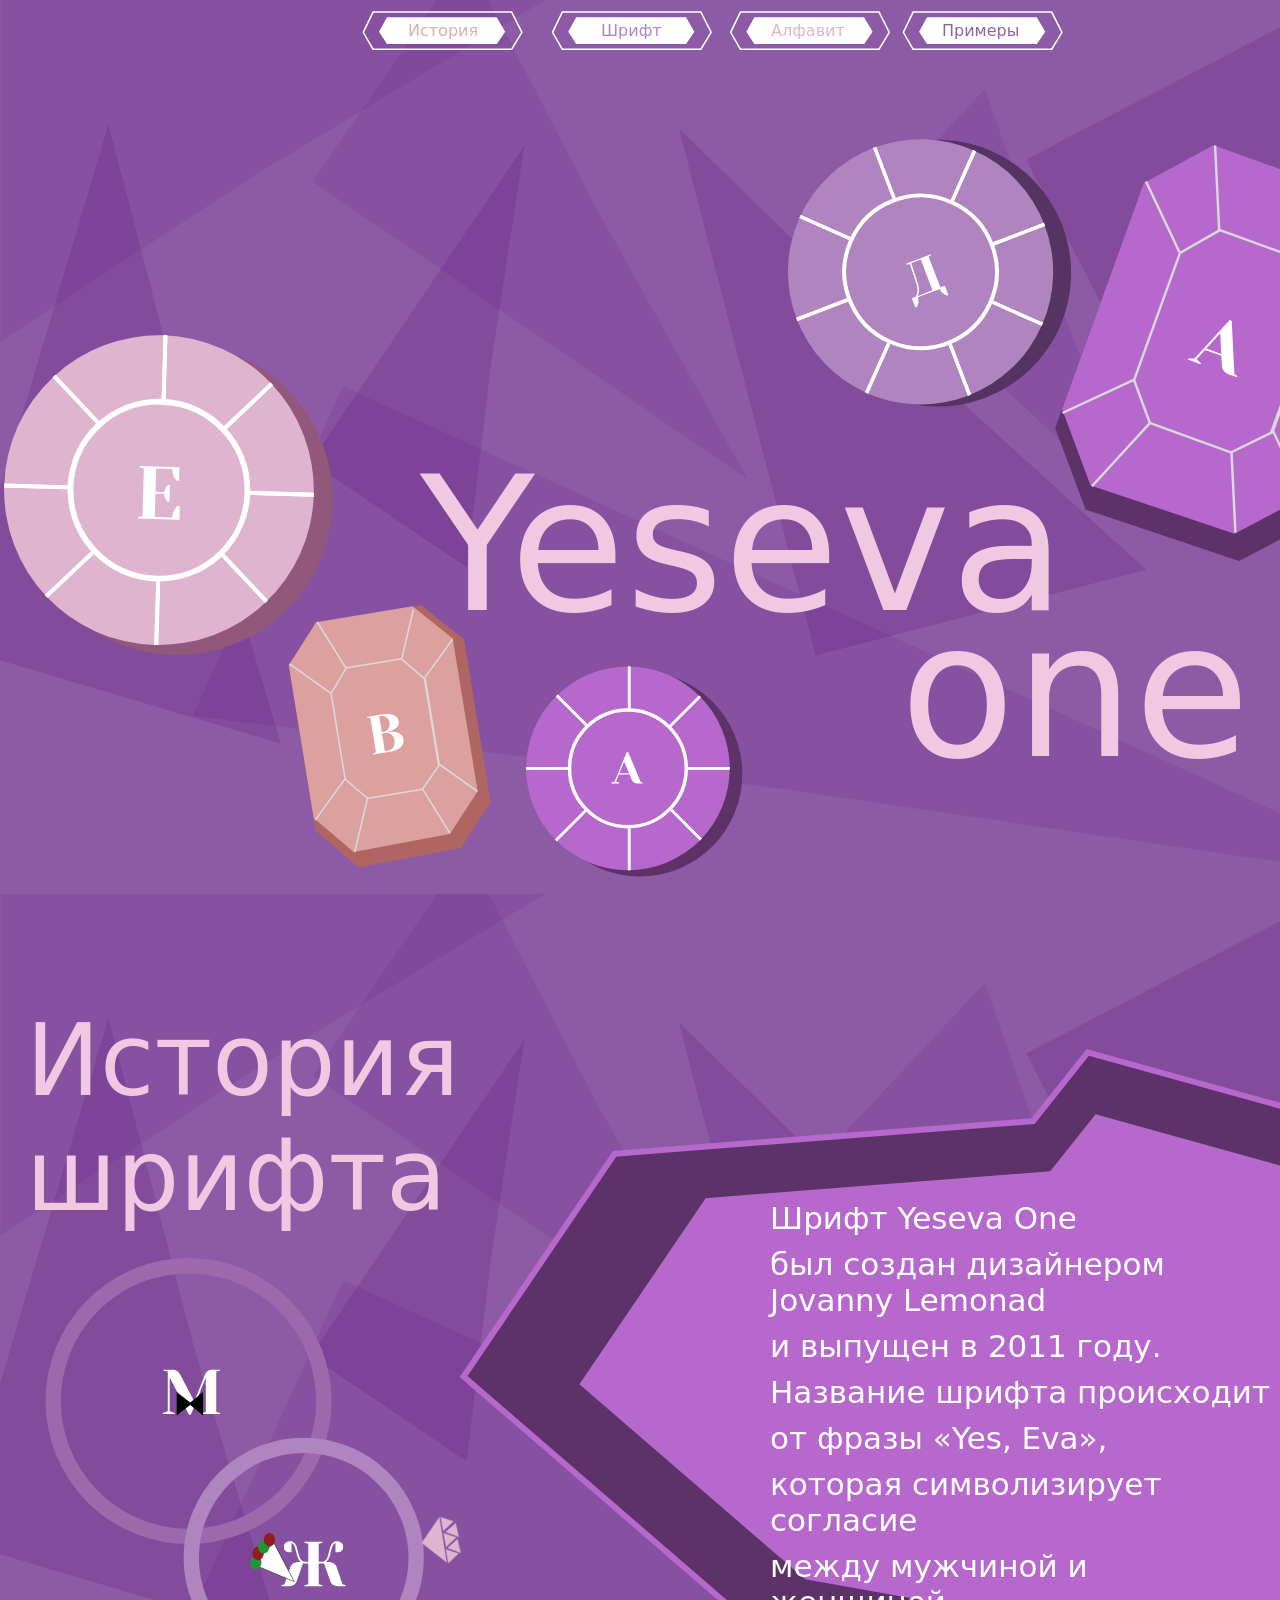
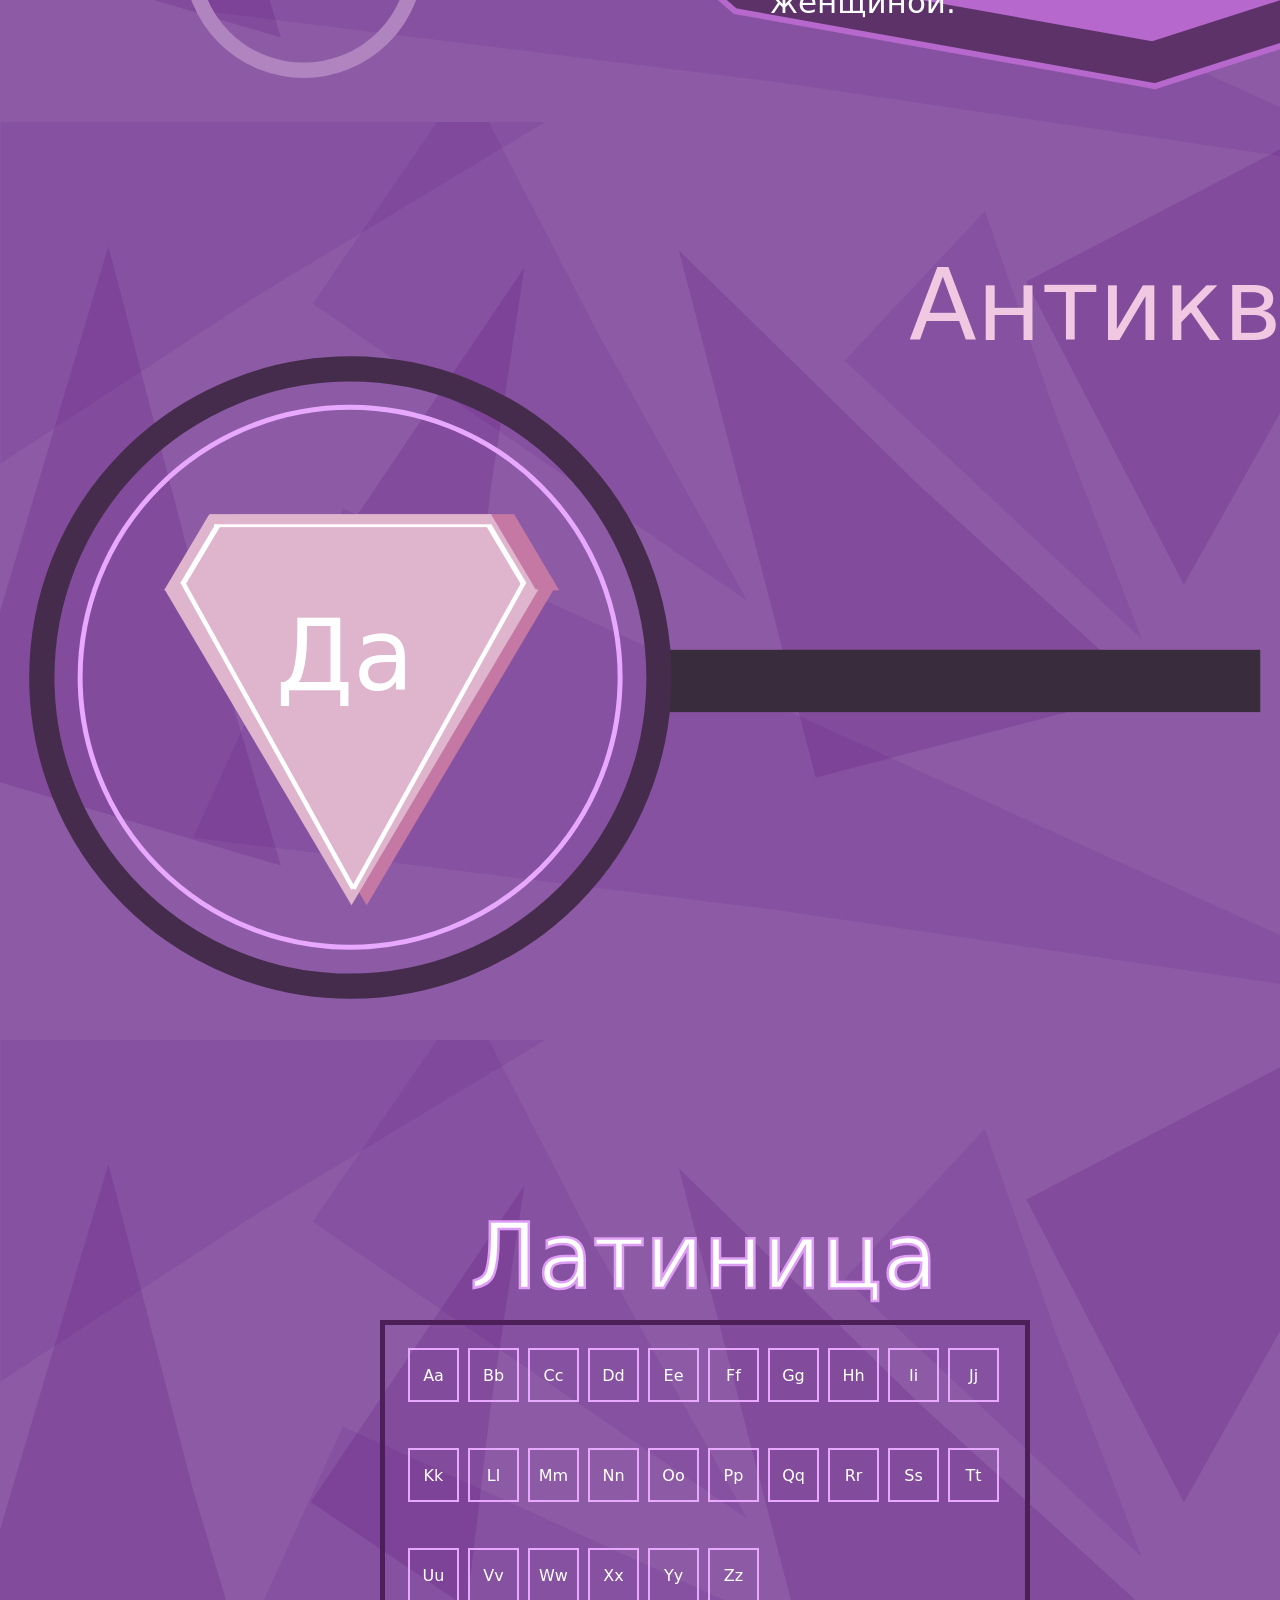
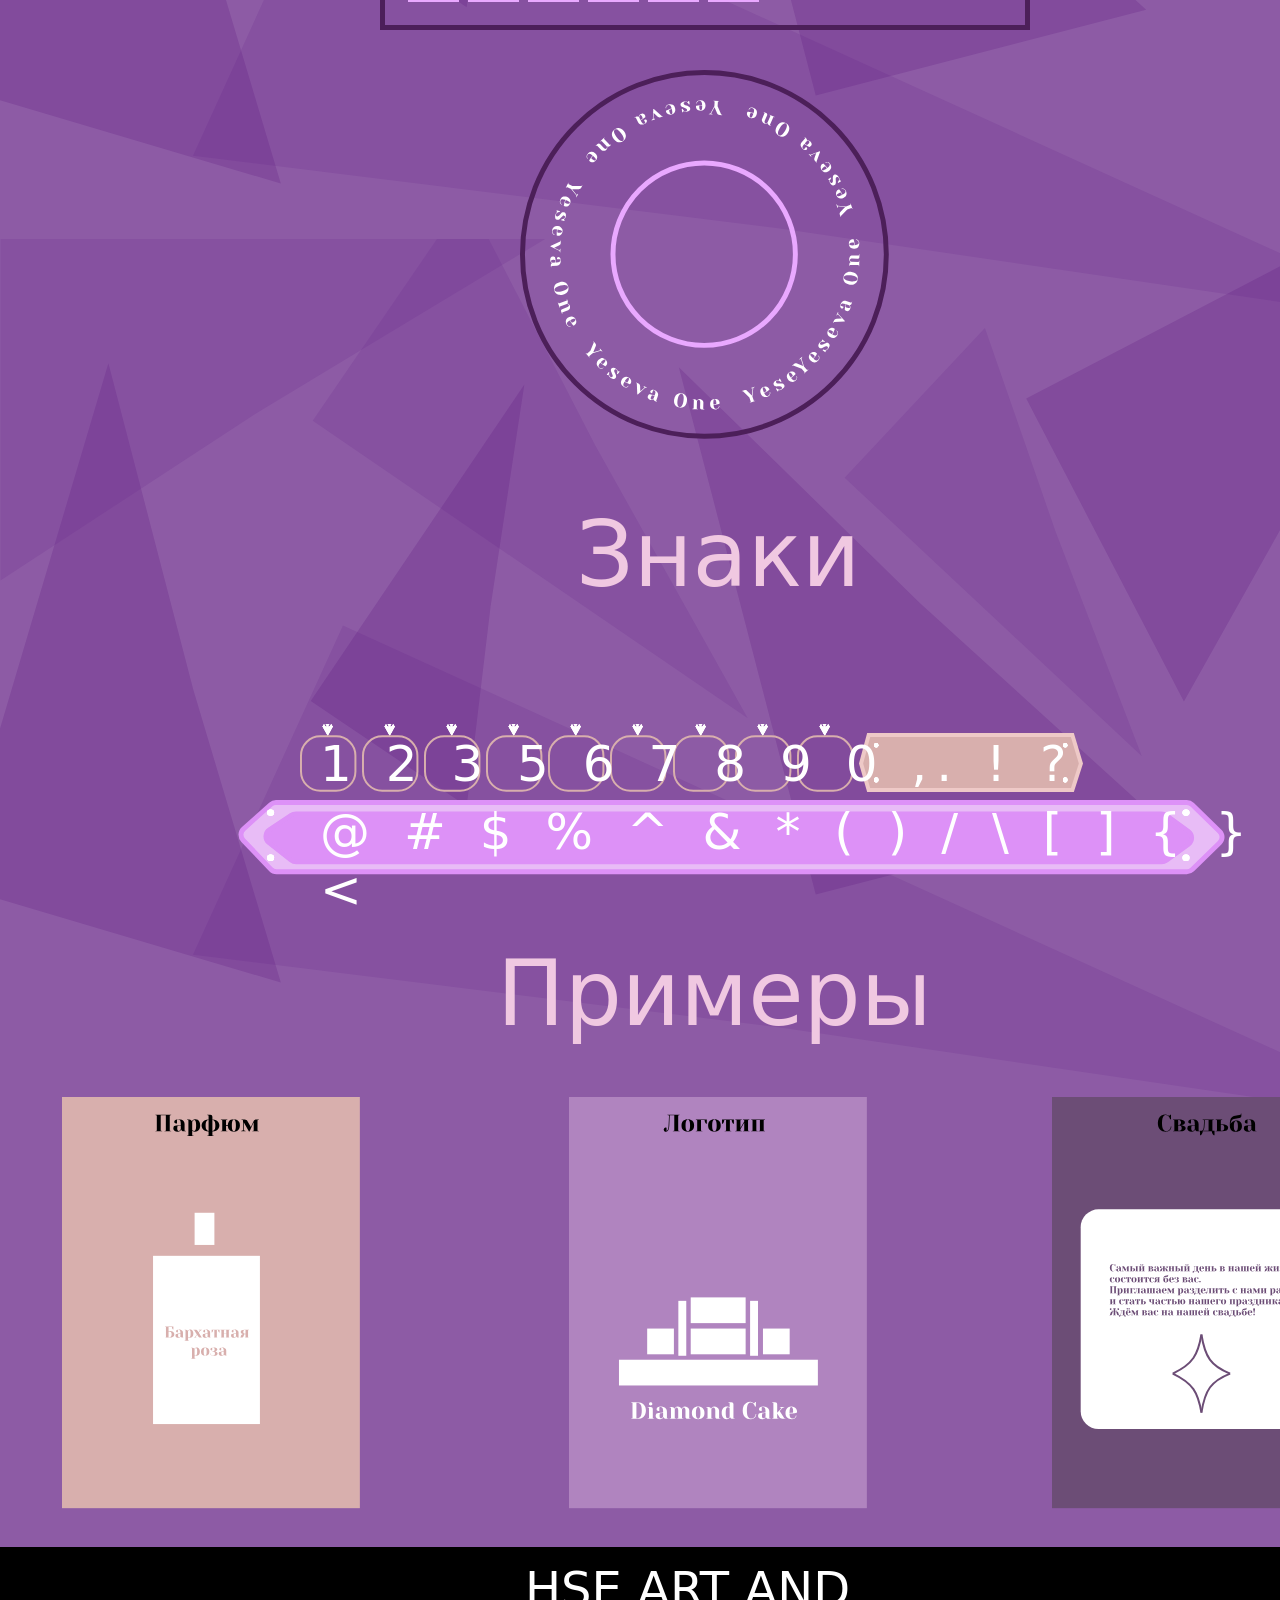
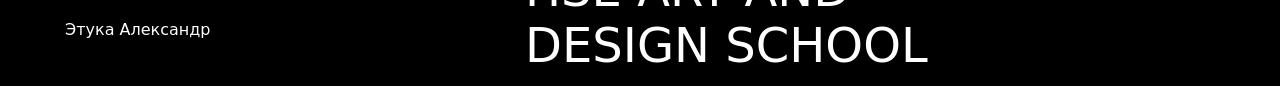
<file: index.html>
<!DOCTYPE html>
<html lang="en">
<head>
    <meta charset="UTF-8">
    <meta name="viewport" content="width=device-width, initial-scale=1.0">
    <title>Document</title>
    <link rel="stylesheet" href="css/styles.css">
</head>
<body>

<section>
    <div class="navigation">
        <span class="navigation_diamonds"> <img src="assets/Навигация.svg"></span>
        <div class="p1"><a href="#История шрифта" style="color:rgba(216, 175, 173, 1)"> История</a></div>
        <div class="p2"><a href="#Шрифт" style="color:rgba(176, 132, 191, 1)">Шрифт</a></div>
        <div class="p3"><a href="#Алфавит" style="color:rgba(223, 181, 205, 1)" >Алфавит</a></div>
        <div class="p4"><a href="#Примеры" style="color:rgba(147, 96, 162, 1)">Примеры</a></div>
    </div>
    <img src="assets/Bg.svg">
    <span class="diamond_e"><img src="assets/Diamond Circle E.svg"></span>
    <span class="diamond_v"><img src="assets/Rectangular Diamond В.svg"></span>
    <span class="diamond_a"><img src="assets/Diamond Circle А.svg"></span>
    <span class="diamond_d"><img src="assets/Diamond Circle Д.svg"></span>
    <span class="diamond_a2"><img src="assets/Rectangular Diamond А.svg"></span>
    <div class="main_title1">
        Yeseva
    </div>
    <div class="main_title2">
        one
    </div>
</section>

<section>
    <div class="Bg2"><img src="assets/Bg.svg"></div>
    <div class="title2"><div id="История шрифта"> История <p><span class="color_for_titles">шрифта</span></p></div></div>
    <div class="Crystall"> <img src="assets/Crystall.svg"></div>
    <div class="font_description">
    <p> Шрифт Yeseva One</p>
    <p>был создан дизайнером Jovanny Lemonad  </p> 
    <p>и выпущен в 2011 году.</p>
    <p>Название шрифта происходит</p>
    <p>от фразы «Yes, Eva»,</p>
    <p>которая символизирует согласие</p>
    <p>между мужчиной и женщиной.</p> 
    </div>
    <div class="rings"><img src="assets/Rings.svg"></div>
    <div class="man"> <img src="assets/Man.svg"></div>
    <div class="woman"> <img src="assets/Woman.svg"></div>
</section>

<section class="screen2">
    <div class="Bg3"><img src="assets/Bg.svg"></div>
    <div class="title3"><div id="Шрифт"><span class="color_for_titles">Антиква</span></div></div>
    <div>
        <div class="da_antikva"> Да </div>
        <div class="diamond_antikva"><img src="assets/Diamond abtikva.svg"></div>
        <div class="lens"><img src="assets/Лупа.svg"></div>
        <div class="antikva-description1"><img src="assets/разная толщина.svg"></div>
        <div class="antikva-description2"><img src="assets/засечки.svg"></div>
    </div>
</section>

<section class="screen3">
    <div class="Bg4"> <img src = "assets/Bg.svg"></div>
    <div class="title4_L"><div id="Алфавит">Латиница</div></div>
<main>
<div class="glyph_grid">
  <p id="Aa">Aa</p>
  <p id="Bb">Bb</p>
  <p id="Cc">Cc</p>
  <p id="Dd">Dd</p>
  <p id="Ee">Ee</p>
  <p id="Ff">Ff</p>
  <p id="Gg">Gg</p>
  <p id="Hh">Hh</p>
  <p id="Ii">Ii</p>
  <p id="Jj">Jj</p>
  <p id="Kk">Kk</p>
  <p id="Ll">Ll</p>
  <p id="Mm">Mm</p>
  <p id="Nn">Nn</p>
  <p id="Oo">Oo</p>
  <p id="Pp">Pp</p>
  <p id="Qq">Qq</p>
  <p id="Rr">Rr</p>
  <p id="Ss">Ss</p>
  <p id="Tt">Tt</p>
  <p id="Uu">Uu</p>
  <p id="Vv">Vv</p>
  <p id="Ww">Ww</p>
  <p id="Xx">Xx</p>
  <p id="Yy">Yy</p>
  <p id="Zz">Zz</p>
</div>
<div class="letter_preview">
  <p id="AShow">Aa</p>
  <p id="BShow">Bb</p>
  <p id="CShow">Cc</p>
  <p id="DShow">Dd</p>
  <p id="EShow">Ee</p>
  <p id="FShow">Ff</p>
  <p id="GShow">Gg</p>
  <p id="HShow">Hh</p>
  <p id="IShow">Ii</p>
  <p id="JShow">Jj</p>
  <p id="KShow">Kk</p>
  <p id="LShow">Ll</p>
  <p id="MShow">Mm</p>
  <p id="NShow">Nn</p>
  <p id="OShow">Oo</p>
  <p id="PShow">Pp</p>
  <p id="QShow">Qq</p>
  <p id="RShow">Rr</p>
  <p id="SShow">Ss</p>
  <p id="TShow">Tt</p>
  <p id="UShow">Uu</p>
  <p id="VShow">Vv</p>
  <p id="WShow">Ww</p>
  <p id="XShow">Xx</p>
  <p id="YShow">Yy</p>
  <p id="ZShow">Zz</p>
</div>
<div class="Frame_alphabet"><img src="assets/Окно вывода буквы.svg"></div>
<div class="Yeseva_One_Cycle"><img src="assets/Yeseva One Cycle.svg"></div>
</main>
</section>

<section>
<div class="Bg5"><img src="assets/Bg.svg"></div>
<div class="title5">Знаки</div>
<div class="signs_box">
    <div class="sign_ring">
        <img src="assets/Колечко.svg">
        <img src="assets/Колечко.svg">
        <img src="assets/Колечко.svg">
        <img src="assets/Колечко.svg">
        <img src="assets/Колечко.svg">

        <img src="assets/Колечко.svg">
        <img src="assets/Колечко.svg">
        <img src="assets/Колечко.svg">
        <img src="assets/Колечко.svg">
        <img src="assets/sign_crystall1.svg">
    </div>
</div>
<div class="big_sign_cryst"><img src="assets/sign_cryst2.svg"></div>
<div class="sign"><p>1 2 3 5 6 7 8 9 0 ,. ! ?</p><p>@ # $ % ^ & * ( ) / \ [ ] { } <</p> </div>
</section>

<section>
    <div class="title6"><div id="Примеры">Примеры</div></div>
    <div class="examples"><img src="assets/Example.svg"></div>
    <div class="logo"><img src="assets/Logo.svg"></div>
    <div class="wedding"><img src="assets/Wedding.svg"></div>
    <div class="hutor"></div>
    <div class="author">Этука Александр</div>
    <div class="faculcy">БРИЦП 252</div>
    <div class="hse">HSE ART AND <p>DESIGN SCHOOL</p></div>
</section>
</body>
</html>
</file>
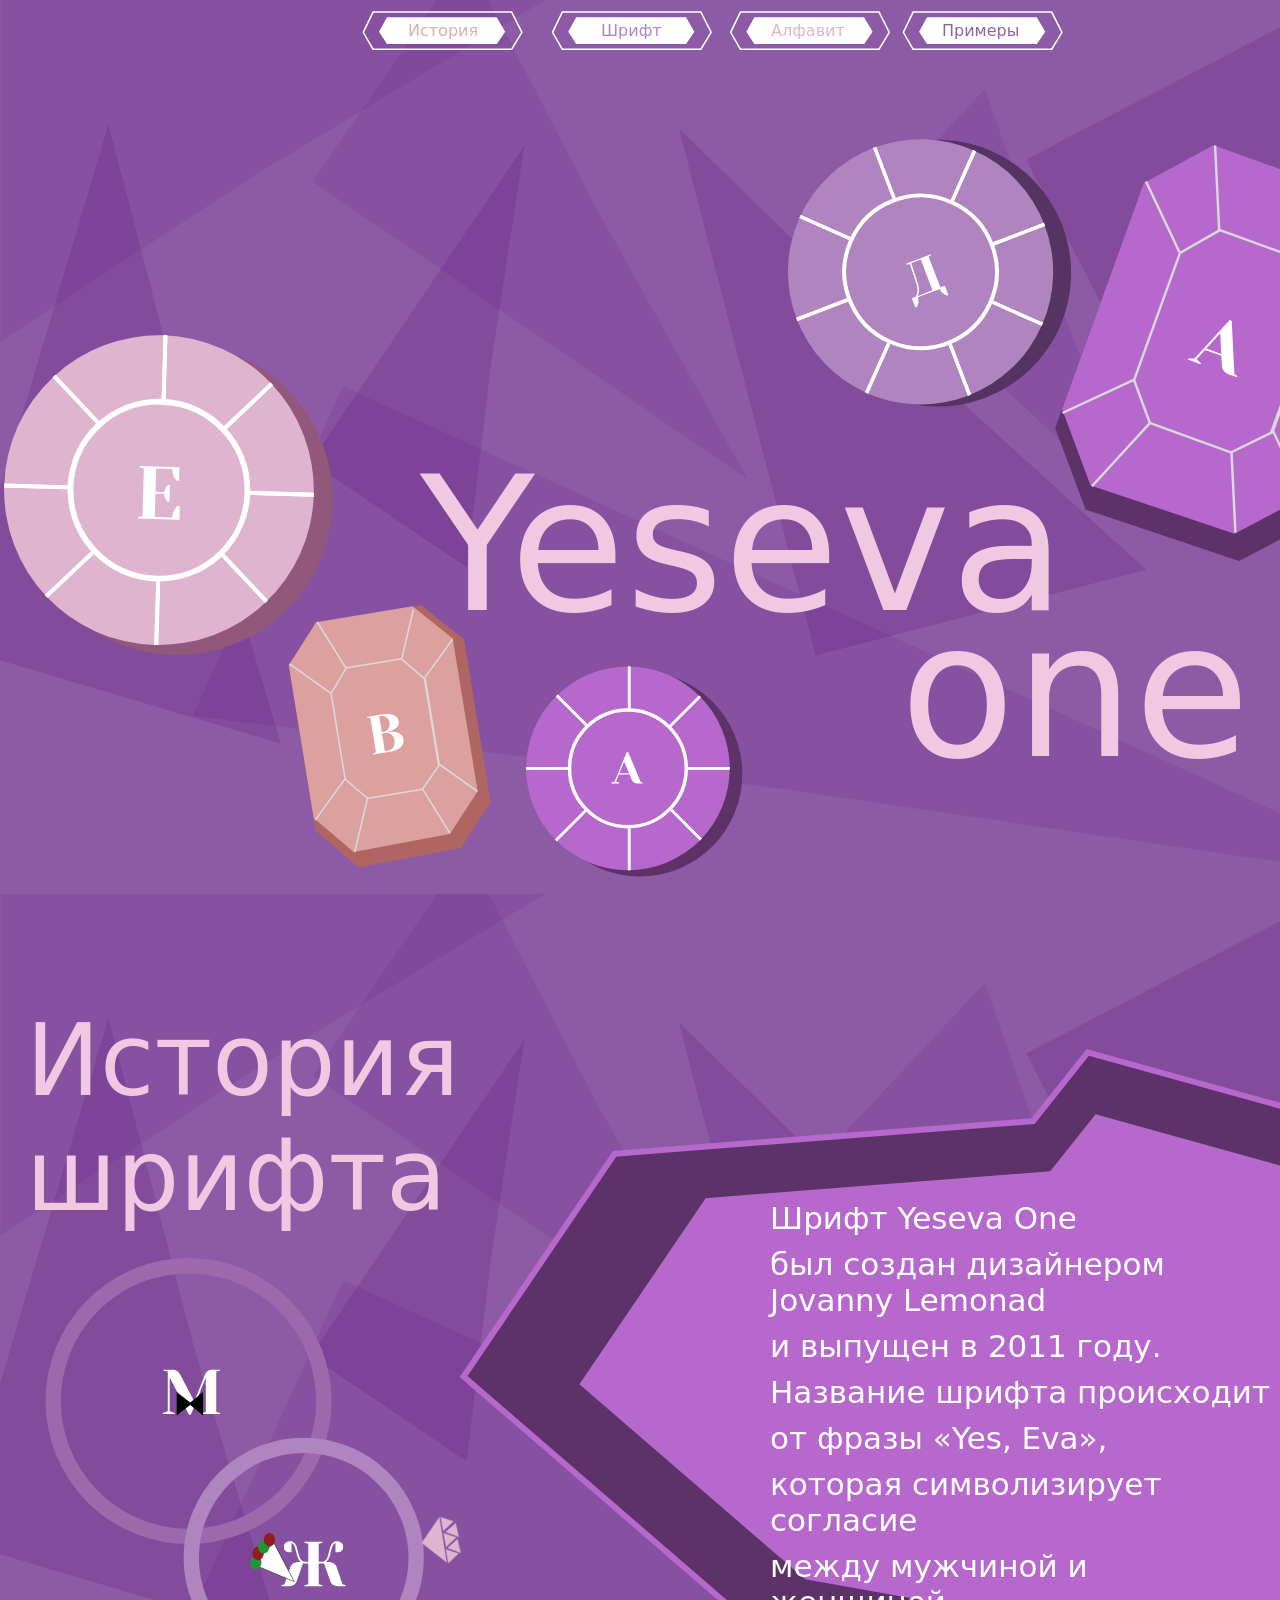
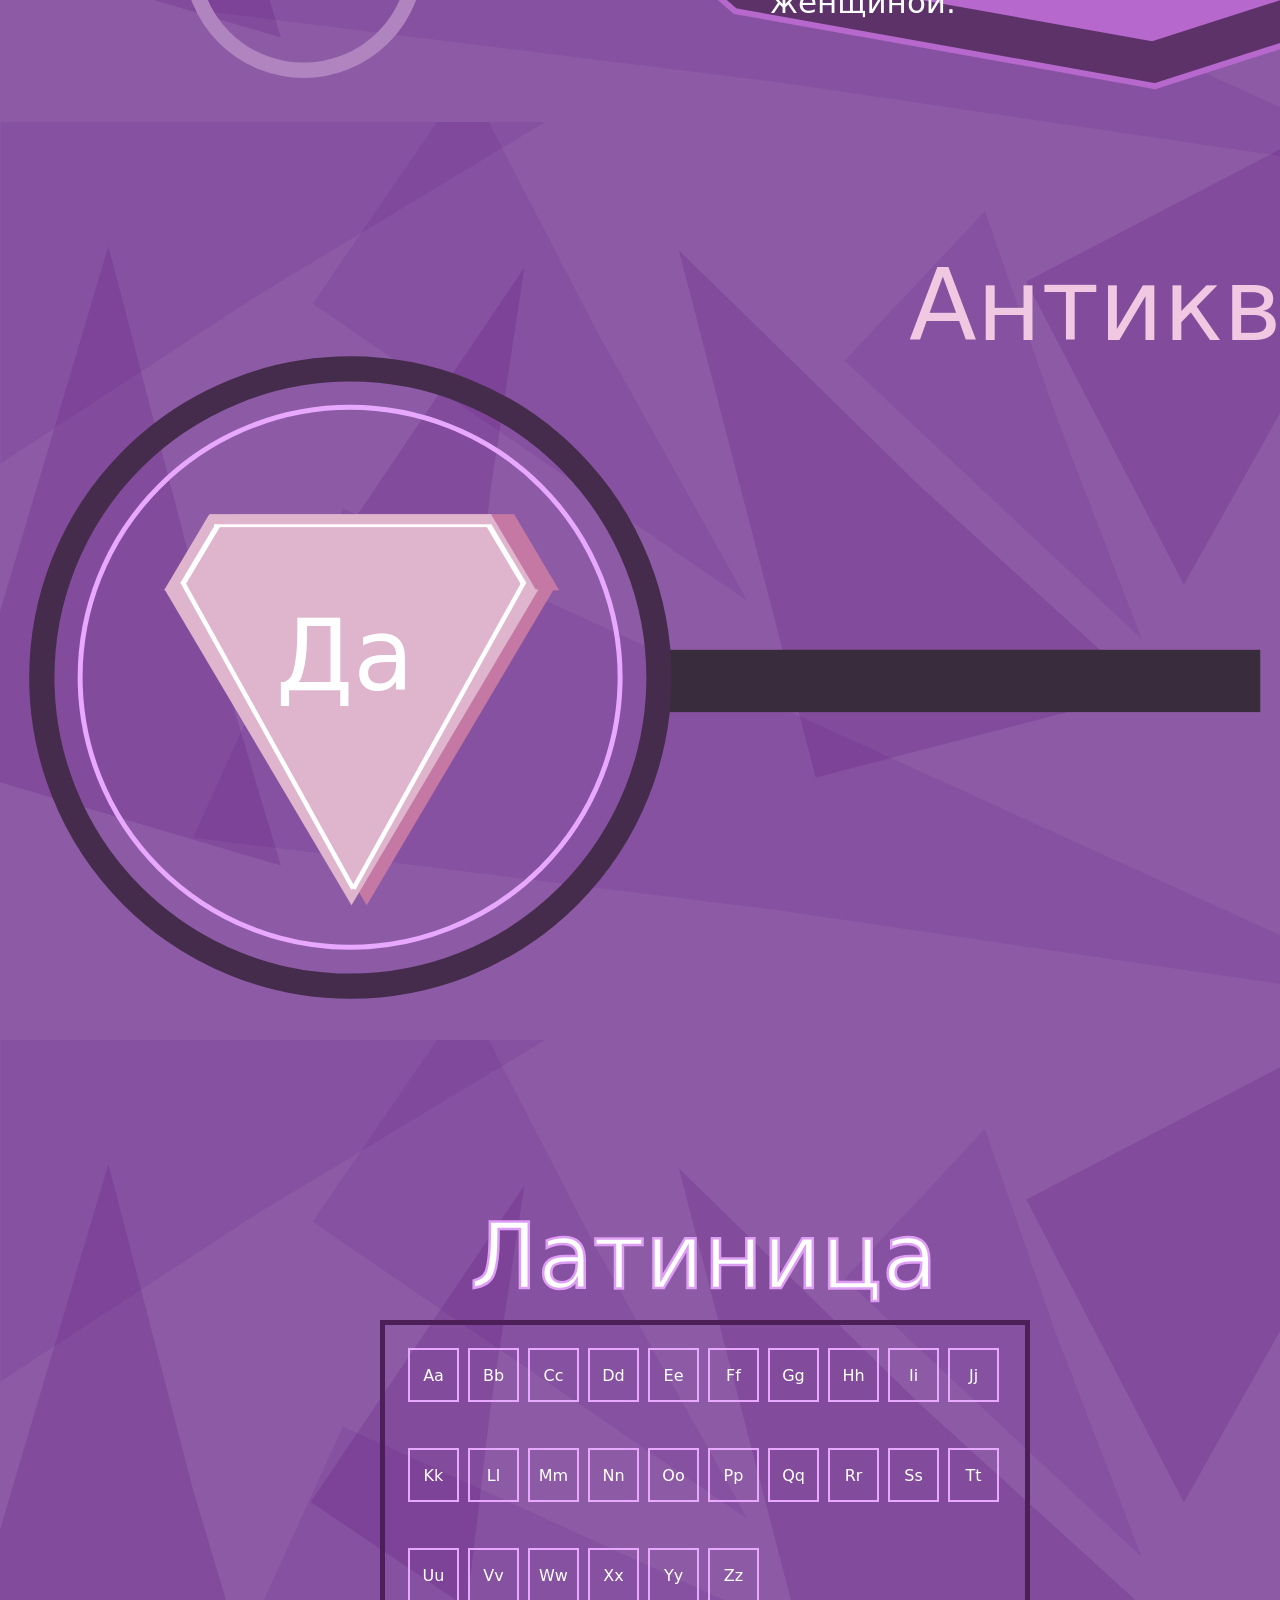
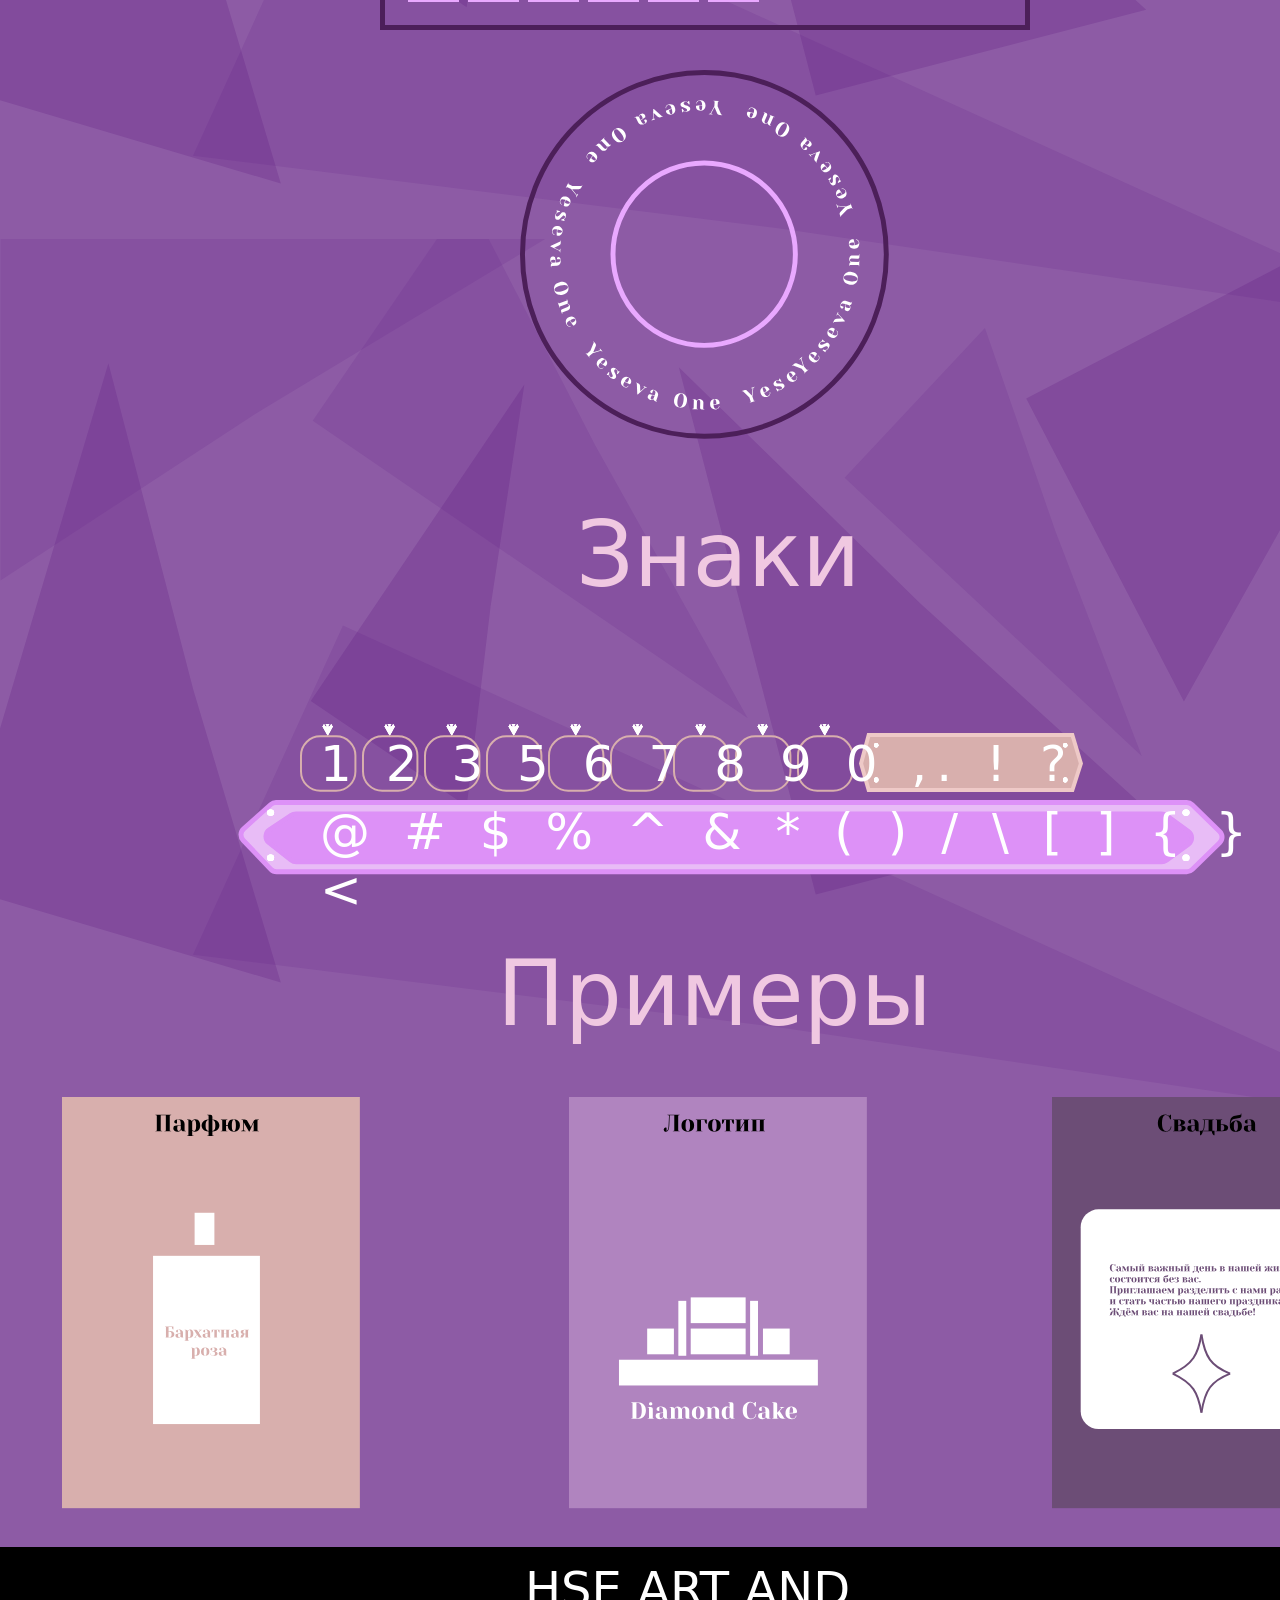
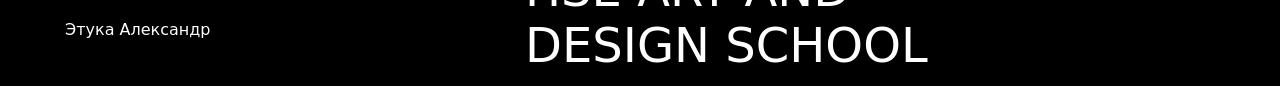
<file: web site.html>
<!DOCTYPE html>
<html lang="en">
<head>
    <meta charset="UTF-8">
    <meta name="viewport" content="width=device-width, initial-scale=1.0">
    <title>Document</title>
    <link rel="stylesheet" href="styles for web site.css">
    <link rel="stylesheet" href="glyph.css">

</head>
<body>

<section>
    <div class="navigation">
        <span class="navigation_diamonds"> <img src="assets/Навигация.svg"></span>
        <div class="p1"><a href="#История шрифта" style="color:rgba(216, 175, 173, 1)"> История</a></div>
        <div class="p2"><a href="#Шрифт" style="color:rgba(176, 132, 191, 1)">Шрифт</a></div>
        <div class="p3"><a href="#Алфавит" style="color:rgba(223, 181, 205, 1)" >Алфавит</a></div>
        <div class="p4"><a href="#Примеры" style="color:rgba(147, 96, 162, 1)">Примеры</a></div>
    </div>
    <img src="assets/Bg.svg">
    <span class="diamond_e"><img src="assets/Diamond Circle E.svg"></span>
    <span class="diamond_v"><img src="assets/Rectangular Diamond В.svg"></span>
    <span class="diamond_a"><img src="assets/Diamond Circle А.svg"></span>
    <span class="diamond_d"><img src="assets/Diamond Circle Д.svg"></span>
    <span class="diamond_a2"><img src="assets/Rectangular Diamond А.svg"></span>
    <div class="main_title1">
        Yeseva
    </div>
    <div class="main_title2">
        one
    </div>
</section>

<section>
    <div class="Bg2"><img src="assets/Bg.svg"></div>
    <div class="title2"><div id="История шрифта"> История <p><span class="color_for_titles">шрифта</span></p></div></div>
    <div class="Crystall"> <img src="assets/Crystall.svg"></div>
    <div class="font_description">
    <p> Шрифт Yeseva One</p>
    <p>был создан дизайнером Jovanny Lemonad  </p> 
    <p>и выпущен в 2011 году.</p>
    <p>Название шрифта происходит</p>
    <p>от фразы «Yes, Eva»,</p>
    <p>которая символизирует согласие</p>
    <p>между мужчиной и женщиной.</p> 
    </div>
    <div class="rings"><img src="assets/Rings.svg"></div>
    <div class="man"> <img src="assets/Man.svg"></div>
    <div class="woman"> <img src="assets/Woman.svg"></div>
</section>

<section class="screen2">
    <div class="Bg3"><img src="assets/Bg.svg"></div>
    <div class="title3"><div id="Шрифт"><span class="color_for_titles">Антиква</span></div></div>
    <div>
        <div class="da_antikva"> Да </div>
        <div class="diamond_antikva"><img src="assets/Diamond abtikva.svg"></div>
        <div class="lens"><img src="assets/Лупа.svg"></div>
        <div class="antikva-description1"><img src="assets/разная толщина.svg"></div>
        <div class="antikva-description2"><img src="assets/засечки.svg"></div>
    </div>
</section>

<section class="screen3">
    <div class="Bg4"> <img src = "assets/Bg.svg"></div>
    <div class="title4_L"><div id="Алфавит">Латиница</div></div>
<main>
<div class="glyph_grid">
  <p id="Aa">Aa</p>
  <p id="Bb">Bb</p>
  <p id="Cc">Cc</p>
  <p id="Dd">Dd</p>
  <p id="Ee">Ee</p>
  <p id="Ff">Ff</p>
  <p id="Gg">Gg</p>
  <p id="Hh">Hh</p>
  <p id="Ii">Ii</p>
  <p id="Jj">Jj</p>
  <p id="Kk">Kk</p>
  <p id="Ll">Ll</p>
  <p id="Mm">Mm</p>
  <p id="Nn">Nn</p>
  <p id="Oo">Oo</p>
  <p id="Pp">Pp</p>
  <p id="Qq">Qq</p>
  <p id="Rr">Rr</p>
  <p id="Ss">Ss</p>
  <p id="Tt">Tt</p>
  <p id="Uu">Uu</p>
  <p id="Vv">Vv</p>
  <p id="Ww">Ww</p>
  <p id="Xx">Xx</p>
  <p id="Yy">Yy</p>
  <p id="Zz">Zz</p>
</div>
<div class="letter_preview">
  <p id="AShow">Aa</p>
  <p id="BShow">Bb</p>
  <p id="CShow">Cc</p>
  <p id="DShow">Dd</p>
  <p id="EShow">Ee</p>
  <p id="FShow">Ff</p>
  <p id="GShow">Gg</p>
  <p id="HShow">Hh</p>
  <p id="IShow">Ii</p>
  <p id="JShow">Jj</p>
  <p id="KShow">Kk</p>
  <p id="LShow">Ll</p>
  <p id="MShow">Mm</p>
  <p id="NShow">Nn</p>
  <p id="OShow">Oo</p>
  <p id="PShow">Pp</p>
  <p id="QShow">Qq</p>
  <p id="RShow">Rr</p>
  <p id="SShow">Ss</p>
  <p id="TShow">Tt</p>
  <p id="UShow">Uu</p>
  <p id="VShow">Vv</p>
  <p id="WShow">Ww</p>
  <p id="XShow">Xx</p>
  <p id="YShow">Yy</p>
  <p id="ZShow">Zz</p>
</div>
<div class="Frame_alphabet"><img src="assets/Окно вывода буквы.svg"></div>
<div class="Yeseva_One_Cycle"><img src="assets/Yeseva One Cycle.svg"></div>
</main>
</section>

<section>
<div class="Bg5"><img src="assets/Bg.svg"></div>
<div class="title5">Знаки</div>
<div class="signs_box">
    <div class="sign_ring">
        <img src="assets/Колечко.svg">
        <img src="assets/Колечко.svg">
        <img src="assets/Колечко.svg">
        <img src="assets/Колечко.svg">
        <img src="assets/Колечко.svg">

        <img src="assets/Колечко.svg">
        <img src="assets/Колечко.svg">
        <img src="assets/Колечко.svg">
        <img src="assets/Колечко.svg">
        <img src="assets/sign_crystall1.svg">
    </div>
</div>
<div class="big_sign_cryst"><img src="assets/sign_cryst2.svg"></div>
<div class="sign"><p>1 2 3 5 6 7 8 9 0 ,. ! ?</p><p>@ # $ % ^ & * ( ) / \ [ ] { } <</p> </div>
</section>

<section>
    <div class="title6"><div id="Примеры">Примеры</div></div>
    <div class="examples"><img src="assets/Example.svg"></div>
    <div class="logo"><img src="assets/Logo.svg"></div>
    <div class="wedding"><img src="assets/Wedding.svg"></div>
    <div class="hutor"></div>
    <div class="author">Этука Александр</div>
    <div class="faculcy">БРИЦП 252</div>
    <div class="hse">HSE ART AND <p>DESIGN SCHOOL</p></div>
</section>
</body>
</html>
</file>
<file: css/styles.css>
@import url('glyph.css');
@import url('fonts.css');
*{
    margin: 0;
    padding: 0;
    text-decoration: none;
    font-family:'Yeseva one', 'Sans';
    font-weight: initial;
}
.Bg2{
position:absolute;
top: 894px;
}
.Bg3{
    position: absolute;
    top: 1722px;
}
.Bg4{
    position: absolute;
    top:2640px;
}
.Bg5{
    position: absolute;
    top:3439px;
}
.color_for_titles{
    color:rgba(240, 200, 225, 1);
}
.main_title1{
font-size: 188px;
position: absolute;
top: 435px;
left: 420px;
color:rgba(240, 200, 225, 1);
}
.main_title2{
font-size: 188px;
position: absolute;
left: 900px;
top: 581px;
color:rgba(240, 200, 225, 1);
}
.title2{
    font-size:99px;
    position:absolute;
    left: 26px;
    top: 1003px;
    color:rgba(240, 200, 225, 1);
}
.title3{
    font-size: 99px;
    position: absolute;
    left: 909px;
    top: 1848px;
    color: rgba(240, 200, 225, 1);
    
}
.title4_L{
    font-size: 90px;
    position: absolute;
    left: 470px;
    top: 2804px;
    color: white;
    -webkit-text-stroke-width: 2.5px;
    -webkit-text-stroke-color: rgba(222, 158, 244, 1)
}
.title5{
    font-size:90px;
    position: absolute;
    left: 576px;
    top: 3702px;
    color: rgba(240, 200, 225, 1);

}
.title6{
    font-size: 90px;
    position: absolute;
    left: 497px;
    top: 4141px;
    color: rgba(240, 200, 225, 1);
}
p{
    color: white;
    margin-bottom: 10px;
}

.box{
    width: 998px;
    height: 367px;
    position: absolute;
    left: 215px;
    top: 2897px;
    border-width: 5px;
    border-style: solid;
    border-color: rgba(76, 31, 89, 1);
    word-spacing: 23px;
    line-height: 55px;
}
.signs_box{
    position: absolute;
    top: 3900px;
    left: 277px;
    width: 995px;
    height: 300px;
}
.sign_ring{
    margin: 23px;
}
.big_sign_cryst{
    position: absolute;
    left: 234px;
    top: 4000px;
}
.sign{
    font-size: 50px;
    position: absolute;
    top:3935px;
    left: 320px;
    letter-spacing: 9px;
}
.Frame_alphabet{
    position: absolute;
    top:350px;
    left: 140px;
    z-index: 7;
}
.Yeseva_One_Cycle{
    animation-name: m_rotation;
    animation-iteration-count: infinite;
    animation-duration: 50s;
    animation-timing-function: ease;
    position: absolute;
    top:380px;
    left: 170px;
    z-index: 7;
}







body{
    box-sizing: border-box;
    background-color: rgba(141, 91, 165, 1);
}


.diamond_e{
    position: absolute;
    top: 264px;
    left: -20px;
}
.diamond_v{
    position: absolute;
    top: 598px;
    left: 282px;
}
.diamond_a{
    position: absolute;
    top: 624px;
    left: 483px;
}
.diamond_d{
    position: absolute;
    top: 29px;
    left: 678px;
}
.diamond_a2{
    position: absolute;
    top: 126px;
    left: 1032px;
}
.Crystall{
    position: absolute;
    top: 1048px;
    left: 459px;
}
.font_description{
    position: absolute;
    top: 1200px;
    left: 770px;
    font-size: 31px;
    color: white;
}
.navigation_diamonds{
    position: absolute;
    padding-left: 362px;
    top: 11px;

}
.rings{
    position:absolute;
    top:1258px;
    left: 45px;
}
.man{
    position: absolute;
    top: 1356px;
    left: 160px;
    cursor: pointer;
}
.woman{
    position: absolute;
    top: 1528px;
    left: 240px;
    cursor:pointer;
}
.lens{
    position: absolute;
    top: 1956px;
    left: 29px;
}
.diamond_antikva{
    z-index: 3;
    position: absolute;
    top:2084px;
    left: 135px;
}
.da_antikva{
    z-index: 4;
    position: absolute;
    top: 2198px;
    left: 276px;
    font-size: 99px;
    color: white;
    cursor: zoom-in;
}
.antikva-description1{
    z-index: 6;
    position: absolute;
    left: 340px;
    top: 1980px;
    opacity: 0%;
}
.antikva-description2{
    z-index: 6;
    position: absolute;
    left: 366px;
    top: 2308px;
    opacity: 0%;
}
.examples{
    position: absolute;
    top: 4297px;
    left: 62px;
}
.logo{
    position: absolute;
    top: 4297px;
    left: 569px;
}
.wedding{
    position: absolute;
    top: 4297px;
    left: 1052px;
}
.hutor{
    position: absolute;
    top: 4747px;
    background-color: black;
    width: 1425px;
    height: 139px;
}
.author{
    font-size: 16px;
    position: absolute;
    top: 4820px;
    left: 65px;
    color: white;
}
.hse{
    font-size: 48px;
    position: absolute;
    top:4761px;
    left: 525px;
    color: white;
}
.faculcy{
    font-size: 16px;
    position: absolute;
    top: 4820px;
    left: 1280px;
    color: white;
}



.p1{
    color:rgba(216, 175, 173, 1);
    position: absolute;
    left: 408px;
    top: 21px;
    cursor: pointer;
    }
.p2{
    color:rgba(176, 132, 191, 1);
    position: absolute;
    left: 601px;
    top: 21px;
    cursor: pointer;
    }
.p3{
    color:rgba(223, 181, 205, 1);
    position: absolute;
    left: 771px;
    top: 21px;
    cursor: pointer;
    }
.p4{
    color:rgba(147, 96, 162, 1);
    position: absolute;
    left: 942px;
    top: 21px;
    cursor: pointer;
    }
.p1:hover{
    animation-name:nav_anim_p1;
    animation-duration: 0.2s;
    animation-timing-function: ease;
    font-size:18px;
    left: 404px;  
     
}
.p2:hover{
    animation-name:nav_anim_p2;
    animation-duration: 0.2s;
    animation-timing-function: ease;
    font-size:18px;
    left: 597px;  
     
}
.p3:hover{
    animation-name:nav_anim_p3;
    animation-duration: 0.2s;
    animation-timing-function: ease;
    font-size:18px;
    left: 767px;  
     
}
.p4:hover{
    animation-name:nav_anim_p4;
    animation-duration: 0.2s;
    animation-timing-function: ease;
    font-size:18px;
    left: 938px;  
     
}
@keyframes nav_anim_p1{
from{
    font-size: 16px;
    left: 408px;
    
}
to{
    font-size: 18px;
    left: 404px;
    
    
}
}
@keyframes nav_anim_p2{
from{
    font-size: 16px;
    left: 601px;
    
}
to{
    font-size: 18px;
    left: 597px;
    
    
}
}
@keyframes nav_anim_p3{
from{
    font-size: 16px;
    left: 771px;
    
}
to{
    font-size: 18px;
    left: 767px;
    
    
}
}
@keyframes nav_anim_p4{
from{
    font-size: 16px;
    left: 942px;
    
}
to{
    font-size: 18px;
    left: 938px;
    
    
}
}
@keyframes m_rotation{
    from{
        transform: rotate(0deg);
    }
    to{
        transform: rotate(360deg);
    }
}
@keyframes w_rotation{
    from{
        transform: rotate(0deg);
    }
    to{
        transform: rotate(-360deg);
    }
}
@keyframes scaling{
    from{
        transform: scale();
    }
    to{
        transform: scale(1.1);
    }
}
@keyframes semi-rotation{
    from{
        transform: rotate();
    }
    to{
        transform: rotate(2deg);
    }
}
@keyframes opacity_change{
    from{
        opacity: 0%;
    }
    to{
        opacity:100%;
    }
}

.man:hover{
animation-name:m_rotation;
animation-iteration-count: infinite;
animation-duration: 0.7s;
animation-timing-function: linear;
}
.woman:hover{
animation-name:w_rotation;
animation-iteration-count: infinite;
animation-duration: 0.5s;
animation-timing-function: linear;
}
.da_antikva:hover{
    animation-name: scaling;
    animation-duration: 0.5s;
    animation-timing-function: ease;
    animation-fill-mode: forwards;
    
}
.da_antikva:hover ~ .diamond_antikva{
    animation-name: scaling;
    animation-duration: 0.5s;
    animation-timing-function: ease;
    animation-fill-mode: forwards;
    
}
.da_antikva:hover ~ .lens{
    animation-name: semi-rotation;
    animation-duration: 0.5s;
    animation-timing-function: ease;
    animation-fill-mode: forwards;
}
.da_antikva:hover ~ .antikva-description1{
    animation-name: scaling;
    animation-name: opacity_change;
    animation-duration: 0.5s;
    animation-timing-function: ease;
    animation-fill-mode: forwards;
}
.da_antikva:hover ~ .antikva-description2{
    animation-name: scaling;
    animation-name: opacity_change;
    animation-duration: 0.2s;
    animation-timing-function: ease;
    animation-fill-mode: forwards;
}
</file>
<file: styles for web site.css>
*{
    margin: 0;
    padding: 0;
    text-decoration: none;
    font-family:'Yeseva one', 'Sans';
    font-weight: initial;
}
.Bg2{
position:absolute;
top: 894px;
}
.Bg3{
    position: absolute;
    top: 1722px;
}
.Bg4{
    position: absolute;
    top:2640px;
}
.Bg5{
    position: absolute;
    top:3439px;
}
.color_for_titles{
    color:rgba(240, 200, 225, 1);
}
.main_title1{
font-size: 188px;
position: absolute;
top: 435px;
left: 420px;
color:rgba(240, 200, 225, 1);
}
.main_title2{
font-size: 188px;
position: absolute;
left: 900px;
top: 581px;
color:rgba(240, 200, 225, 1);
}
.title2{
    font-size:99px;
    position:absolute;
    left: 26px;
    top: 1003px;
    color:rgba(240, 200, 225, 1);
}
.title3{
    font-size: 99px;
    position: absolute;
    left: 909px;
    top: 1848px;
    color: rgba(240, 200, 225, 1);
    
}
.title4_L{
    font-size: 90px;
    position: absolute;
    left: 470px;
    top: 2804px;
    color: white;
    -webkit-text-stroke-width: 2.5px;
    -webkit-text-stroke-color: rgba(222, 158, 244, 1)
}
.title5{
    font-size:90px;
    position: absolute;
    left: 576px;
    top: 3702px;
    color: rgba(240, 200, 225, 1);

}
.title6{
    font-size: 90px;
    position: absolute;
    left: 497px;
    top: 4141px;
    color: rgba(240, 200, 225, 1);
}
p{
    color: white;
    margin-bottom: 10px;
}

.box{
    width: 998px;
    height: 367px;
    position: absolute;
    left: 215px;
    top: 2897px;
    border-width: 5px;
    border-style: solid;
    border-color: rgba(76, 31, 89, 1);
    word-spacing: 23px;
    line-height: 55px;
}
.signs_box{
    position: absolute;
    top: 3900px;
    left: 277px;
    width: 995px;
    height: 300px;
}
.sign_ring{
    margin: 23px;
}
.big_sign_cryst{
    position: absolute;
    left: 234px;
    top: 4000px;
}
.sign{
    font-size: 50px;
    position: absolute;
    top:3935px;
    left: 320px;
    letter-spacing: 9px;
}
.Frame_alphabet{
    position: absolute;
    top:350px;
    left: 140px;
    z-index: 7;
}
.Yeseva_One_Cycle{
    animation-name: m_rotation;
    animation-iteration-count: infinite;
    animation-duration: 50s;
    animation-timing-function: ease;
    position: absolute;
    top:380px;
    left: 170px;
    z-index: 7;
}







body{
    box-sizing: border-box;
    background-color: rgba(141, 91, 165, 1);
}


.diamond_e{
    position: absolute;
    top: 264px;
    left: -20px;
}
.diamond_v{
    position: absolute;
    top: 598px;
    left: 282px;
}
.diamond_a{
    position: absolute;
    top: 624px;
    left: 483px;
}
.diamond_d{
    position: absolute;
    top: 29px;
    left: 678px;
}
.diamond_a2{
    position: absolute;
    top: 126px;
    left: 1032px;
}
.Crystall{
    position: absolute;
    top: 1048px;
    left: 459px;
}
.font_description{
    position: absolute;
    top: 1200px;
    left: 770px;
    font-size: 31px;
    color: white;
}
.navigation_diamonds{
    position: absolute;
    padding-left: 362px;
    top: 11px;

}
.rings{
    position:absolute;
    top:1258px;
    left: 45px;
}
.man{
    position: absolute;
    top: 1356px;
    left: 160px;
    cursor: pointer;
}
.woman{
    position: absolute;
    top: 1528px;
    left: 240px;
    cursor:pointer;
}
.lens{
    position: absolute;
    top: 1956px;
    left: 29px;
}
.diamond_antikva{
    z-index: 3;
    position: absolute;
    top:2084px;
    left: 135px;
}
.da_antikva{
    z-index: 4;
    position: absolute;
    top: 2198px;
    left: 276px;
    font-size: 99px;
    color: white;
    cursor: zoom-in;
}
.antikva-description1{
    z-index: 6;
    position: absolute;
    left: 340px;
    top: 1980px;
    opacity: 0%;
}
.antikva-description2{
    z-index: 6;
    position: absolute;
    left: 366px;
    top: 2308px;
    opacity: 0%;
}
.examples{
    position: absolute;
    top: 4297px;
    left: 62px;
}
.logo{
    position: absolute;
    top: 4297px;
    left: 569px;
}
.wedding{
    position: absolute;
    top: 4297px;
    left: 1052px;
}
.hutor{
    position: absolute;
    top: 4747px;
    background-color: black;
    width: 1425px;
    height: 139px;
}
.author{
    font-size: 16px;
    position: absolute;
    top: 4820px;
    left: 65px;
    color: white;
}
.hse{
    font-size: 48px;
    position: absolute;
    top:4761px;
    left: 525px;
    color: white;
}
.faculcy{
    font-size: 16px;
    position: absolute;
    top: 4820px;
    left: 1280px;
    color: white;
}



.p1{
    color:rgba(216, 175, 173, 1);
    position: absolute;
    left: 408px;
    top: 21px;
    cursor: pointer;
    }
.p2{
    color:rgba(176, 132, 191, 1);
    position: absolute;
    left: 601px;
    top: 21px;
    cursor: pointer;
    }
.p3{
    color:rgba(223, 181, 205, 1);
    position: absolute;
    left: 771px;
    top: 21px;
    cursor: pointer;
    }
.p4{
    color:rgba(147, 96, 162, 1);
    position: absolute;
    left: 942px;
    top: 21px;
    cursor: pointer;
    }
.p1:hover{
    animation-name:nav_anim_p1;
    animation-duration: 0.2s;
    animation-timing-function: ease;
    font-size:18px;
    left: 404px;  
     
}
.p2:hover{
    animation-name:nav_anim_p2;
    animation-duration: 0.2s;
    animation-timing-function: ease;
    font-size:18px;
    left: 597px;  
     
}
.p3:hover{
    animation-name:nav_anim_p3;
    animation-duration: 0.2s;
    animation-timing-function: ease;
    font-size:18px;
    left: 767px;  
     
}
.p4:hover{
    animation-name:nav_anim_p4;
    animation-duration: 0.2s;
    animation-timing-function: ease;
    font-size:18px;
    left: 938px;  
     
}
@keyframes nav_anim_p1{
from{
    font-size: 16px;
    left: 408px;
    
}
to{
    font-size: 18px;
    left: 404px;
    
    
}
}
@keyframes nav_anim_p2{
from{
    font-size: 16px;
    left: 601px;
    
}
to{
    font-size: 18px;
    left: 597px;
    
    
}
}
@keyframes nav_anim_p3{
from{
    font-size: 16px;
    left: 771px;
    
}
to{
    font-size: 18px;
    left: 767px;
    
    
}
}
@keyframes nav_anim_p4{
from{
    font-size: 16px;
    left: 942px;
    
}
to{
    font-size: 18px;
    left: 938px;
    
    
}
}
@keyframes m_rotation{
    from{
        transform: rotate(0deg);
    }
    to{
        transform: rotate(360deg);
    }
}
@keyframes w_rotation{
    from{
        transform: rotate(0deg);
    }
    to{
        transform: rotate(-360deg);
    }
}
@keyframes scaling{
    from{
        transform: scale();
    }
    to{
        transform: scale(1.1);
    }
}
@keyframes semi-rotation{
    from{
        transform: rotate();
    }
    to{
        transform: rotate(2deg);
    }
}
@keyframes opacity_change{
    from{
        opacity: 0%;
    }
    to{
        opacity:100%;
    }
}

.man:hover{
animation-name:m_rotation;
animation-iteration-count: infinite;
animation-duration: 0.7s;
animation-timing-function: linear;
}
.woman:hover{
animation-name:w_rotation;
animation-iteration-count: infinite;
animation-duration: 0.5s;
animation-timing-function: linear;
}
.da_antikva:hover{
    animation-name: scaling;
    animation-duration: 0.5s;
    animation-timing-function: ease;
    animation-fill-mode: forwards;
    
}
.da_antikva:hover ~ .diamond_antikva{
    animation-name: scaling;
    animation-duration: 0.5s;
    animation-timing-function: ease;
    animation-fill-mode: forwards;
    
}
.da_antikva:hover ~ .lens{
    animation-name: semi-rotation;
    animation-duration: 0.5s;
    animation-timing-function: ease;
    animation-fill-mode: forwards;
}
.da_antikva:hover ~ .antikva-description1{
    animation-name: scaling;
    animation-name: opacity_change;
    animation-duration: 0.5s;
    animation-timing-function: ease;
    animation-fill-mode: forwards;
}
.da_antikva:hover ~ .antikva-description2{
    animation-name: scaling;
    animation-name: opacity_change;
    animation-duration: 0.2s;
    animation-timing-function: ease;
    animation-fill-mode: forwards;
}
</file>
<file: glyph.css>
/* Сразу скажу, что если планируете это в своем проекте делать, то отнесите это в отдельный файлик типа glyph.css, чтобы не вставлять кучу однотипного css в основной файл */
*{
    margin: 0;
    padding: 0;
    box-sizing: border box;
}
main{
    position: absolute;
    left: 380px;
    top: 2920px;
}
.glyph_grid{
    display: grid;
    grid-template-columns: repeat(10, 60px);
    grid-template-rows: 60;
    border: 5px solid rgba(76, 31, 89, 1) ;
    width: 640px;
    height: 50%;
    cursor: zoom-in;
}
.glyph_grid > p {
  display: flex;
  align-items: center;
  justify-content: center;
  width: 47px;
  height: 50px;
  border: 2px solid rgba(233, 168, 255, 1) ;
  margin-left: 23px;
  margin-top: 23px;
  margin-bottom: 23px;
}

.letter_preview{
  position: relative;
  width: 200px;
  height: 200px;
}

.letter_preview > p{
  opacity: 0;
  position: absolute;
  display: flex;
  align-items: center;
  justify-content: center;
  top:227px;
  left: 325px;
  transform: translate(-50%, -50%);
  width: 200px;
  height: 200px;
  font-size: 80px;
}

/* Set default opacity */
.letter_preview #AShow {
  opacity: 0;
  transition: opacity 0.3s ease;
}
.letter_preview #BShow {
  opacity: 0;
  transition: opacity 0.3s ease;
}
.letter_preview #CShow {
  opacity: 0;
  transition: opacity 0.3s ease;
}
.letter_preview #DShow {
  opacity: 0;
  transition: opacity 0.3s ease;
}
.letter_preview #EShow {
  opacity: 0;
  transition: opacity 0.3s ease;
}
.letter_preview #FShow {
  opacity: 0;
  transition: opacity 0.3s ease;
}
.letter_preview #GShow {
  opacity: 0;
  transition: opacity 0.3s ease;
}
.letter_preview #HShow {
  opacity: 0;
  transition: opacity 0.3s ease;
}
.letter_preview #IShow {
  opacity: 0;
  transition: opacity 0.3s ease;
}
.letter_preview #JShow {
  opacity: 0;
  transition: opacity 0.3s ease;
}
.letter_preview #KShow {
  opacity: 0;
  transition: opacity 0.3s ease;
}
.letter_preview #LShow {
  opacity: 0;
  transition: opacity 0.3s ease;
}
.letter_preview #MShow {
  opacity: 0;
  transition: opacity 0.3s ease;
}
.letter_preview #NShow {
  opacity: 0;
  transition: opacity 0.3s ease;
}
.letter_preview #OShow {
  opacity: 0;
  transition: opacity 0.3s ease;
}
.letter_preview #PShow {
  opacity: 0;
  transition: opacity 0.3s ease;
}
.letter_preview #QShow {
  opacity: 0;
  transition: opacity 0.3s ease;
}
.letter_preview #RShow {
  opacity: 0;
  transition: opacity 0.3s ease;
}
.letter_preview #SShow {
  opacity: 0;
  transition: opacity 0.3s ease;
}
.letter_preview #TShow {
  opacity: 0;
  transition: opacity 0.3s ease;
}
.letter_preview #UShow {
  opacity: 0;
  transition: opacity 0.3s ease;
}
.letter_preview #VShow {
  opacity: 0;
  transition: opacity 0.3s ease;
}
.letter_preview #WShow {
  opacity: 0;
  transition: opacity 0.3s ease;
}
.letter_preview #XShow {
  opacity: 0;
  transition: opacity 0.3s ease;
}
.letter_preview #YShow {
  opacity: 0;
  transition: opacity 0.3s ease;
}
.letter_preview #ZShow {
  opacity: 0;
  transition: opacity 0.3s ease;
}
/* Обязательно нужен общий элемент, внутри которого будет таблица с глифами и окошко для превью глифов

В штуке снизу я проверяю, есть ли в элементе main (это тег такой) глиф с айди #q, на который навели (:hover). Если такой элемент есть, то мы его парный элемент внутри окошка для просмотра с тегом #qShow делает непрозрачным */
main:has(.glyph_grid #Aa:hover) .letter_preview #AShow {
  opacity: 1;
}
main:has(.glyph_grid #Bb:hover) .letter_preview #BShow {
  opacity: 1;
}
main:has(.glyph_grid #Cc:hover) .letter_preview #CShow {
  opacity: 1;
}
main:has(.glyph_grid #Dd:hover) .letter_preview #DShow {
  opacity: 1;
}
main:has(.glyph_grid #Ee:hover) .letter_preview #EShow {
  opacity: 1;
}
main:has(.glyph_grid #Ff:hover) .letter_preview #FShow {
  opacity: 1;
}

main:has(.glyph_grid #Gg:hover) .letter_preview #GShow {
  opacity: 1;
}
main:has(.glyph_grid #Hh:hover) .letter_preview #HShow {
  opacity: 1;
}
main:has(.glyph_grid #Ii:hover) .letter_preview #IShow {
  opacity: 1;
}
main:has(.glyph_grid #Jj:hover) .letter_preview #JShow {
  opacity: 1;
}
main:has(.glyph_grid #Kk:hover) .letter_preview #KShow {
  opacity: 1;
}
main:has(.glyph_grid #Ll:hover) .letter_preview #LShow {
  opacity: 1;
}

main:has(.glyph_grid #Mm:hover) .letter_preview #MShow {
  opacity: 1;
}
main:has(.glyph_grid #Nn:hover) .letter_preview #NShow {
  opacity: 1;
}
main:has(.glyph_grid #Oo:hover) .letter_preview #OShow {
  opacity: 1;
}
main:has(.glyph_grid #Pp:hover) .letter_preview #PShow {
  opacity: 1;
}
main:has(.glyph_grid #Qq:hover) .letter_preview #QShow {
  opacity: 1;
}
main:has(.glyph_grid #Rr:hover) .letter_preview #RShow {
  opacity: 1;
}

main:has(.glyph_grid #Ss:hover) .letter_preview #SShow {
  opacity: 1;
}
main:has(.glyph_grid #Tt:hover) .letter_preview #TShow {
  opacity: 1;
}
main:has(.glyph_grid #Uu:hover) .letter_preview #UShow {
  opacity: 1;
}
main:has(.glyph_grid #Vv:hover) .letter_preview #VShow {
  opacity: 1;
}
main:has(.glyph_grid #Ww:hover) .letter_preview #WShow {
  opacity: 1;
}
main:has(.glyph_grid #Xx:hover) .letter_preview #XShow {
  opacity: 1;
}
main:has(.glyph_grid #Yy:hover) .letter_preview #YShow {
  opacity: 1;
}
main:has(.glyph_grid #Zz:hover) .letter_preview #ZShow {
  opacity: 1;
}
</file>
